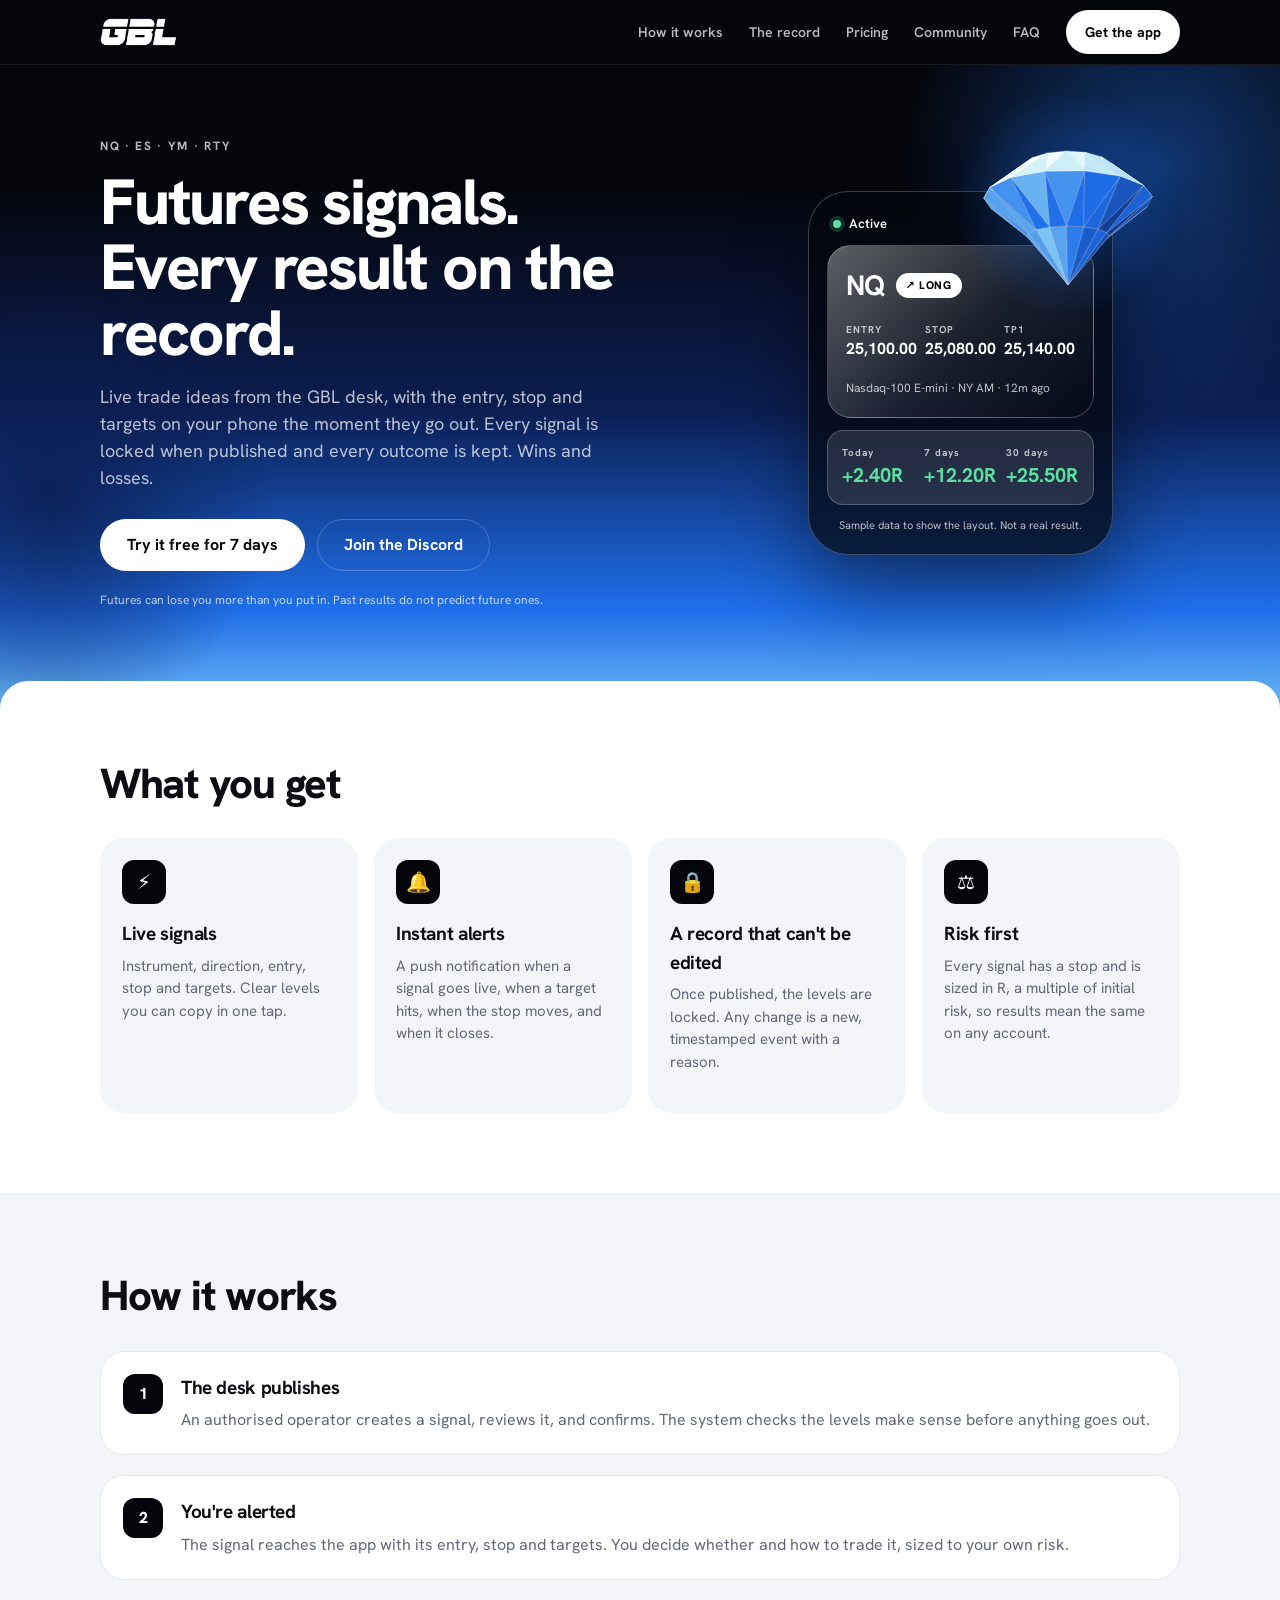
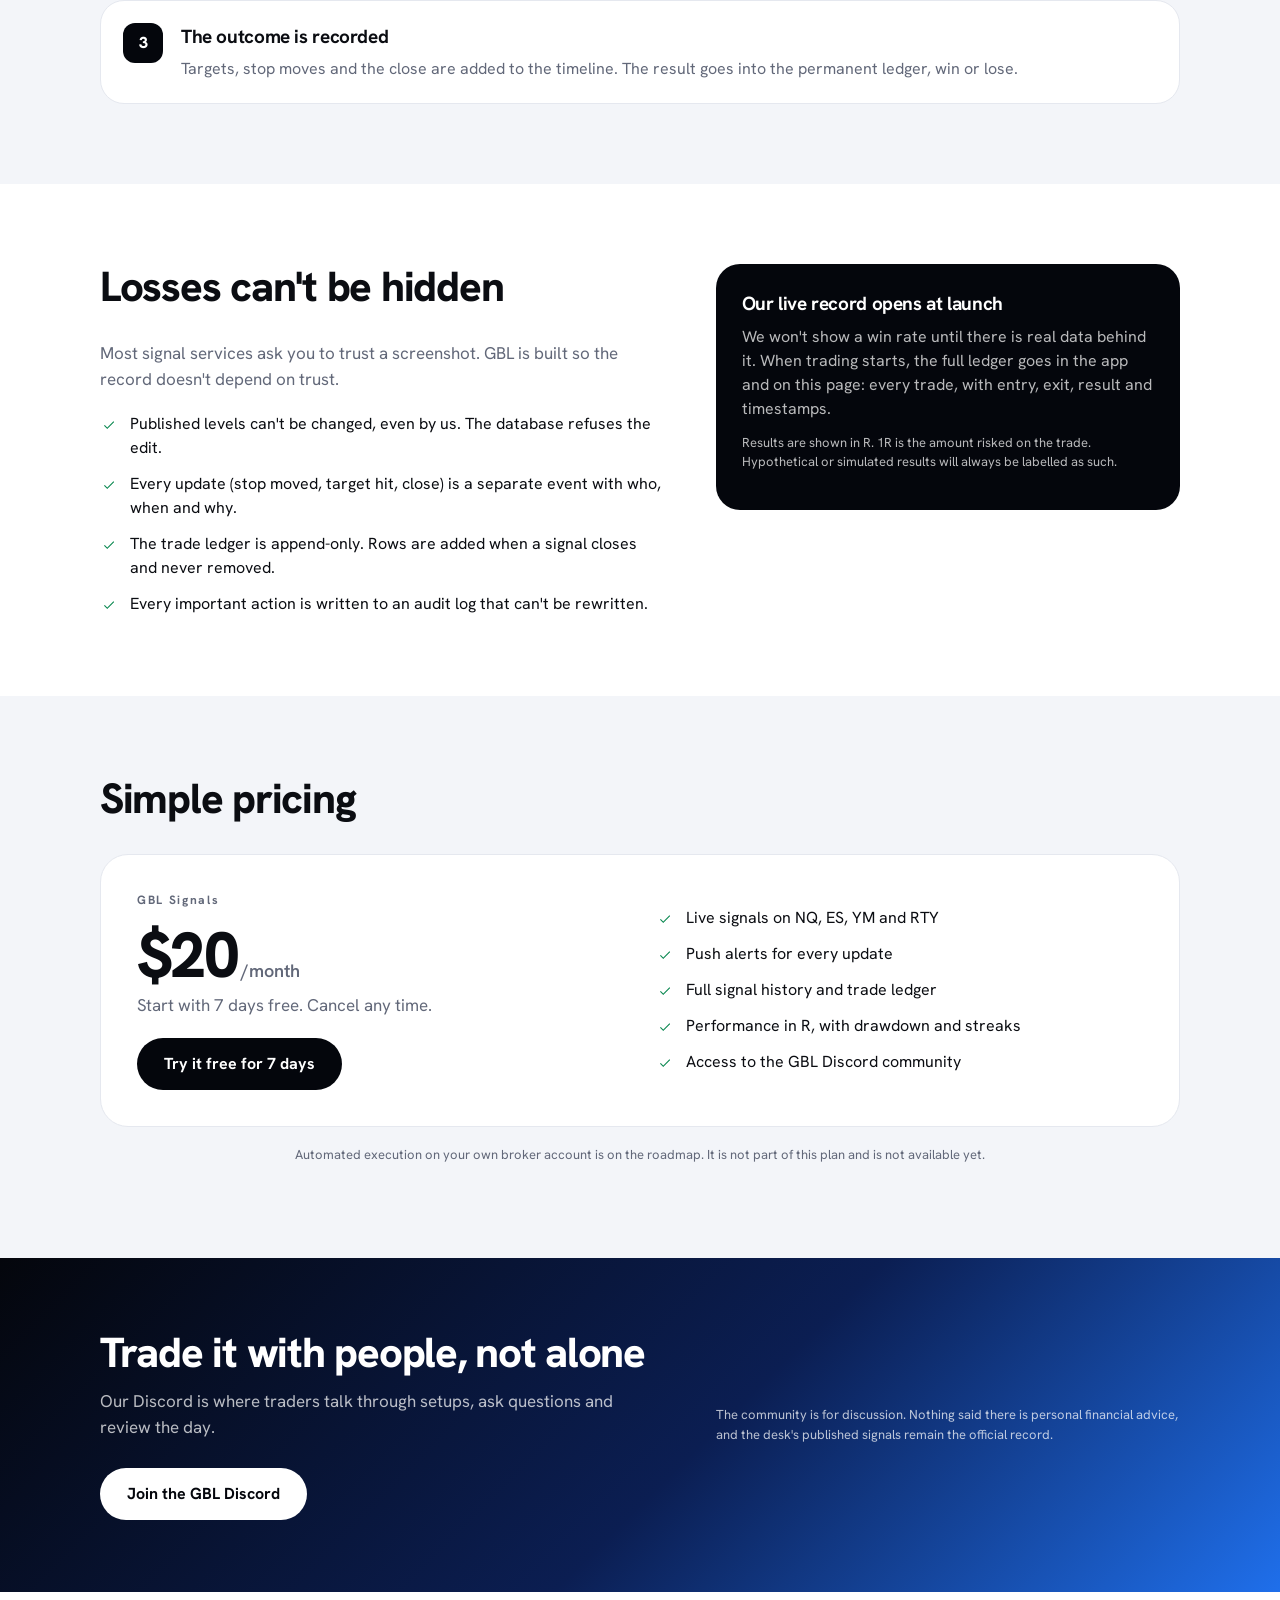
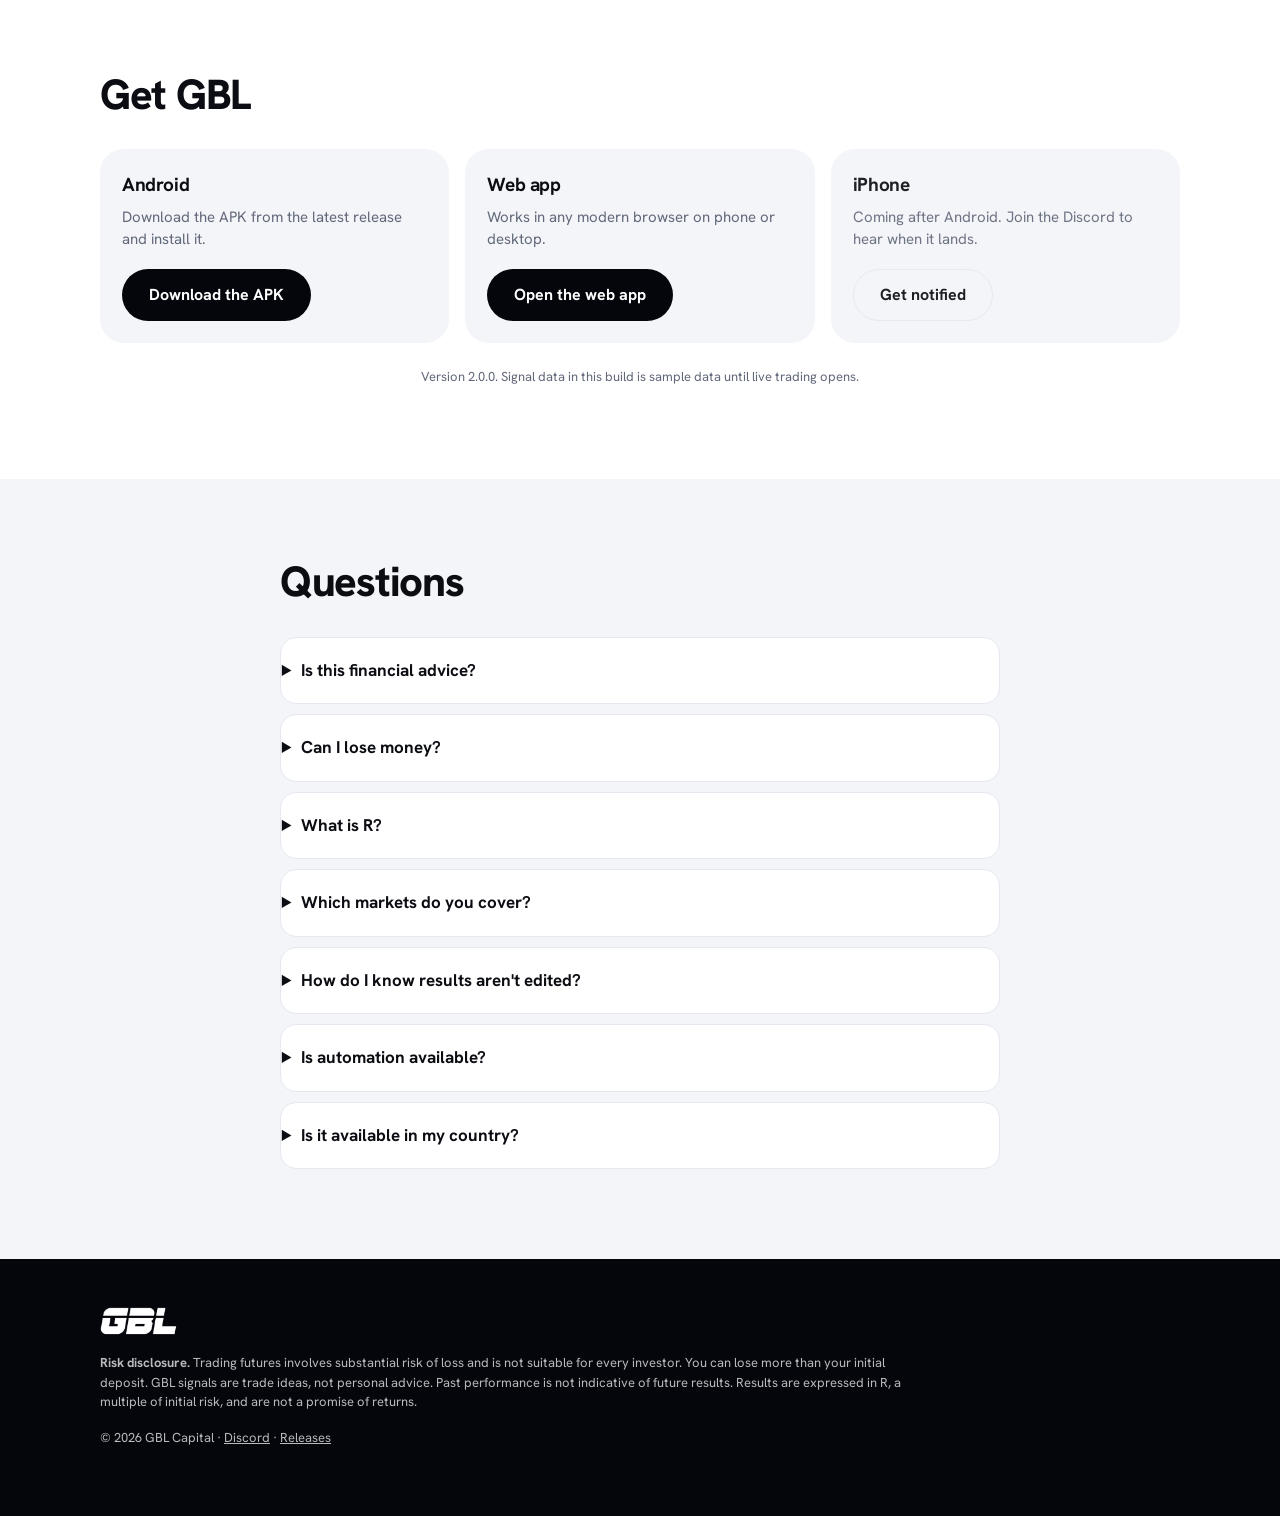
<file: index.html>
﻿<!doctype html>
<html lang="en">
<head>
  <meta charset="utf-8">
  <meta name="viewport" content="width=device-width, initial-scale=1">
  <title>GBL Capital: futures signals with every result on the record</title>
  <meta name="description" content="Live GBL futures signals for NQ, ES, YM and RTY with push alerts and a permanent record where losses can't be hidden. 7-day free trial, then $20/month.">
  <meta name="theme-color" content="#04060c">
  <meta property="og:title" content="GBL Capital: futures signals with every result on the record">
  <meta property="og:description" content="Live futures signals, push alerts, and a permanent record. Wins and losses.">
  <meta property="og:type" content="website">
  <meta property="og:image" content="assets/icon.png">
  <link rel="icon" type="image/png" href="assets/icon.png">
  <link rel="stylesheet" href="styles.css">
</head>
<body>
  <a class="skip" href="#main">Skip to content</a>

  <header class="nav" role="banner">
    <div class="wrap nav-in">
      <a class="brand" href="#top" aria-label="GBL Capital home"><img src="assets/gbl-logo.png" alt="GBL"></a>
      <nav aria-label="Main">
        <a href="#how">How it works</a>
        <a href="#record">The record</a>
        <a href="#pricing">Pricing</a>
        <a href="#community">Community</a>
        <a href="#faq">FAQ</a>
      </nav>
      <a class="btn btn-light btn-sm" href="#download">Get the app</a>
    </div>
  </header>

  <main id="main">
    <section class="hero" id="top">
      <div class="glow g1" aria-hidden="true"></div>
      <div class="glow g2" aria-hidden="true"></div>
      <div class="wrap hero-in">
        <div class="hero-copy">
          <p class="eyebrow">NQ &middot; ES &middot; YM &middot; RTY</p>
          <h1>Futures signals.<br>Every result on the record.</h1>
          <p class="lead">Live trade ideas from the GBL desk, with the entry, stop and targets on your phone the moment they go out. Every signal is locked when published and every outcome is kept. Wins and losses.</p>
          <div class="cta">
            <a class="btn btn-light" href="#download">Try it free for 7 days</a>
            <a class="btn btn-ghost" href="https://discord.gg/n9jqnd6Rq" rel="noopener">Join the Discord</a>
          </div>
          <p class="fine">Futures can lose you more than you put in. Past results do not predict future ones.</p>
        </div>

        <div class="hero-art">
        <canvas class="gem" aria-hidden="true"></canvas>
        <div class="phone" role="img" aria-label="Sample GBL signal card: NQ long, entry 25,100, stop 25,080, first target 25,140">
          <div class="phone-top"><span class="dot-live"></span> Active</div>
          <div class="card-glass">
            <div class="card-row"><strong class="sym">NQ</strong><span class="pill">&#8599; LONG</span></div>
            <div class="levels">
              <div><small>ENTRY</small><b>25,100.00</b></div>
              <div><small>STOP</small><b>25,080.00</b></div>
              <div><small>TP1</small><b>25,140.00</b></div>
            </div>
            <small class="muted">Nasdaq-100 E-mini &middot; NY AM &middot; 12m ago</small>
          </div>
          <div class="strip">
            <div><small>Today</small><b class="pos">+2.40R</b></div>
            <div><small>7 days</small><b class="pos">+12.20R</b></div>
            <div><small>30 days</small><b class="pos">+25.50R</b></div>
          </div>
          <p class="sample">Sample data to show the layout. Not a real result.</p>
        </div>
        </div>
      </div>
    </section>

    <section class="sheet" id="what">
      <div class="wrap">
        <h2>What you get</h2>
        <div class="grid4">
          <article class="tile">
            <div class="ico" aria-hidden="true">&#9889;</div>
            <h3>Live signals</h3>
            <p>Instrument, direction, entry, stop and targets. Clear levels you can copy in one tap.</p>
          </article>
          <article class="tile">
            <div class="ico" aria-hidden="true">&#128276;</div>
            <h3>Instant alerts</h3>
            <p>A push notification when a signal goes live, when a target hits, when the stop moves, and when it closes.</p>
          </article>
          <article class="tile">
            <div class="ico" aria-hidden="true">&#128274;</div>
            <h3>A record that can't be edited</h3>
            <p>Once published, the levels are locked. Any change is a new, timestamped event with a reason.</p>
          </article>
          <article class="tile">
            <div class="ico" aria-hidden="true">&#9878;</div>
            <h3>Risk first</h3>
            <p>Every signal has a stop and is sized in R, a multiple of initial risk, so results mean the same on any account.</p>
          </article>
        </div>
      </div>
    </section>

    <section class="sheet alt" id="how">
      <div class="wrap">
        <h2>How it works</h2>
        <ol class="steps">
          <li><span>1</span><div><h3>The desk publishes</h3><p>An authorised operator creates a signal, reviews it, and confirms. The system checks the levels make sense before anything goes out.</p></div></li>
          <li><span>2</span><div><h3>You're alerted</h3><p>The signal reaches the app with its entry, stop and targets. You decide whether and how to trade it, sized to your own risk.</p></div></li>
          <li><span>3</span><div><h3>The outcome is recorded</h3><p>Targets, stop moves and the close are added to the timeline. The result goes into the permanent ledger, win or lose.</p></div></li>
        </ol>
      </div>
    </section>

    <section class="sheet" id="record">
      <div class="wrap two">
        <div>
          <h2>Losses can't be hidden</h2>
          <p class="body">Most signal services ask you to trust a screenshot. GBL is built so the record doesn't depend on trust.</p>
          <ul class="checks">
            <li>Published levels can't be changed, even by us. The database refuses the edit.</li>
            <li>Every update (stop moved, target hit, close) is a separate event with who, when and why.</li>
            <li>The trade ledger is append-only. Rows are added when a signal closes and never removed.</li>
            <li>Every important action is written to an audit log that can't be rewritten.</li>
          </ul>
        </div>
        <aside class="note">
          <h3>Our live record opens at launch</h3>
          <p>We won't show a win rate until there is real data behind it. When trading starts, the full ledger goes in the app and on this page: every trade, with entry, exit, result and timestamps.</p>
          <p class="small">Results are shown in R. 1R is the amount risked on the trade. Hypothetical or simulated results will always be labelled as such.</p>
        </aside>
      </div>
    </section>

    <section class="sheet alt" id="pricing">
      <div class="wrap">
        <h2>Simple pricing</h2>
        <div class="price">
          <div>
            <p class="eyebrow dark">GBL Signals</p>
            <p class="amount">$20<span>/month</span></p>
            <p class="body">Start with 7 days free. Cancel any time.</p>
            <a class="btn btn-dark" href="#download">Try it free for 7 days</a>
          </div>
          <ul class="checks">
            <li>Live signals on NQ, ES, YM and RTY</li>
            <li>Push alerts for every update</li>
            <li>Full signal history and trade ledger</li>
            <li>Performance in R, with drawdown and streaks</li>
            <li>Access to the GBL Discord community</li>
          </ul>
        </div>
        <p class="small center">Automated execution on your own broker account is on the roadmap. It is not part of this plan and is not available yet.</p>
      </div>
    </section>

    <section class="community" id="community">
      <div class="wrap two">
        <div>
          <h2>Trade it with people, not alone</h2>
          <p class="lead sm">Our Discord is where traders talk through setups, ask questions and review the day.</p>
          <a class="btn btn-light" href="https://discord.gg/n9jqnd6Rq" rel="noopener">Join the GBL Discord</a>
        </div>
        <p class="small onblue">The community is for discussion. Nothing said there is personal financial advice, and the desk's published signals remain the official record.</p>
      </div>
    </section>

    <section class="sheet" id="download">
      <div class="wrap">
        <h2>Get GBL</h2>
        <div class="grid3">
          <article class="tile">
            <h3>Android</h3>
            <p>Download the APK from the latest release and install it.</p>
            <a class="btn btn-dark" href="https://github.com/eddyndumia/gbl-capital-app/releases/latest">Download the APK</a>
          </article>
          <article class="tile">
            <h3>Web app</h3>
            <p>Works in any modern browser on phone or desktop.</p>
            <a class="btn btn-dark" href="app/">Open the web app</a>
          </article>
          <article class="tile muted-tile">
            <h3>iPhone</h3>
            <p>Coming after Android. Join the Discord to hear when it lands.</p>
            <a class="btn btn-outline" href="https://discord.gg/n9jqnd6Rq" rel="noopener">Get notified</a>
          </article>
        </div>
        <p class="small center">Version 2.0.0. Signal data in this build is sample data until live trading opens.</p>
      </div>
    </section>

    <section class="sheet alt" id="faq">
      <div class="wrap narrow">
        <h2>Questions</h2>
        <details><summary>Is this financial advice?</summary><p>No. Signals are trade ideas from the GBL desk. They are not personal advice, and you are responsible for your own decisions and position size.</p></details>
        <details><summary>Can I lose money?</summary><p>Yes. Futures are leveraged and losses can exceed what you put in. Every GBL signal has a stop, but stops can slip in fast markets. Only trade money you can afford to lose.</p></details>
        <details><summary>What is R?</summary><p>R is a unit of risk. If a trade risks 20 points and exits 40 points in profit, it made +2R. Using R means results are comparable whatever your account size.</p></details>
        <details><summary>Which markets do you cover?</summary><p>CME index futures: NQ (Nasdaq-100), ES (S&amp;P 500), YM (Dow) and RTY (Russell 2000).</p></details>
        <details><summary>How do I know results aren't edited?</summary><p>Published levels are locked at the database level, updates are separate timestamped events, and the ledger only ever grows. You can see the whole history in the app.</p></details>
        <details><summary>Is automation available?</summary><p>Not yet. It is planned, with paper trading first and strict risk limits. It is not included in the current plan.</p></details>
        <details><summary>Is it available in my country?</summary><p>Not everywhere yet. The app checks your country when you sign up. For now it is not open to people in the United States.</p></details>
      </div>
    </section>
  </main>

  <footer class="foot">
    <div class="wrap">
      <span class="logo-crop"><img src="assets/gbl-logo.png" alt="GBL"></span>
      <p class="risk"><strong>Risk disclosure.</strong> Trading futures involves substantial risk of loss and is not suitable for every investor. You can lose more than your initial deposit. GBL signals are trade ideas, not personal advice. Past performance is not indicative of future results. Results are expressed in R, a multiple of initial risk, and are not a promise of returns.</p>
      <p class="small">&copy; 2026 GBL Capital &middot; <a href="https://discord.gg/n9jqnd6Rq" rel="noopener">Discord</a> &middot; <a href="https://github.com/eddyndumia/gbl-capital-app/releases">Releases</a></p>
    </div>
  </footer>
  <script src="assets/gem.js" defer></script>
</body>
</html>
</file>
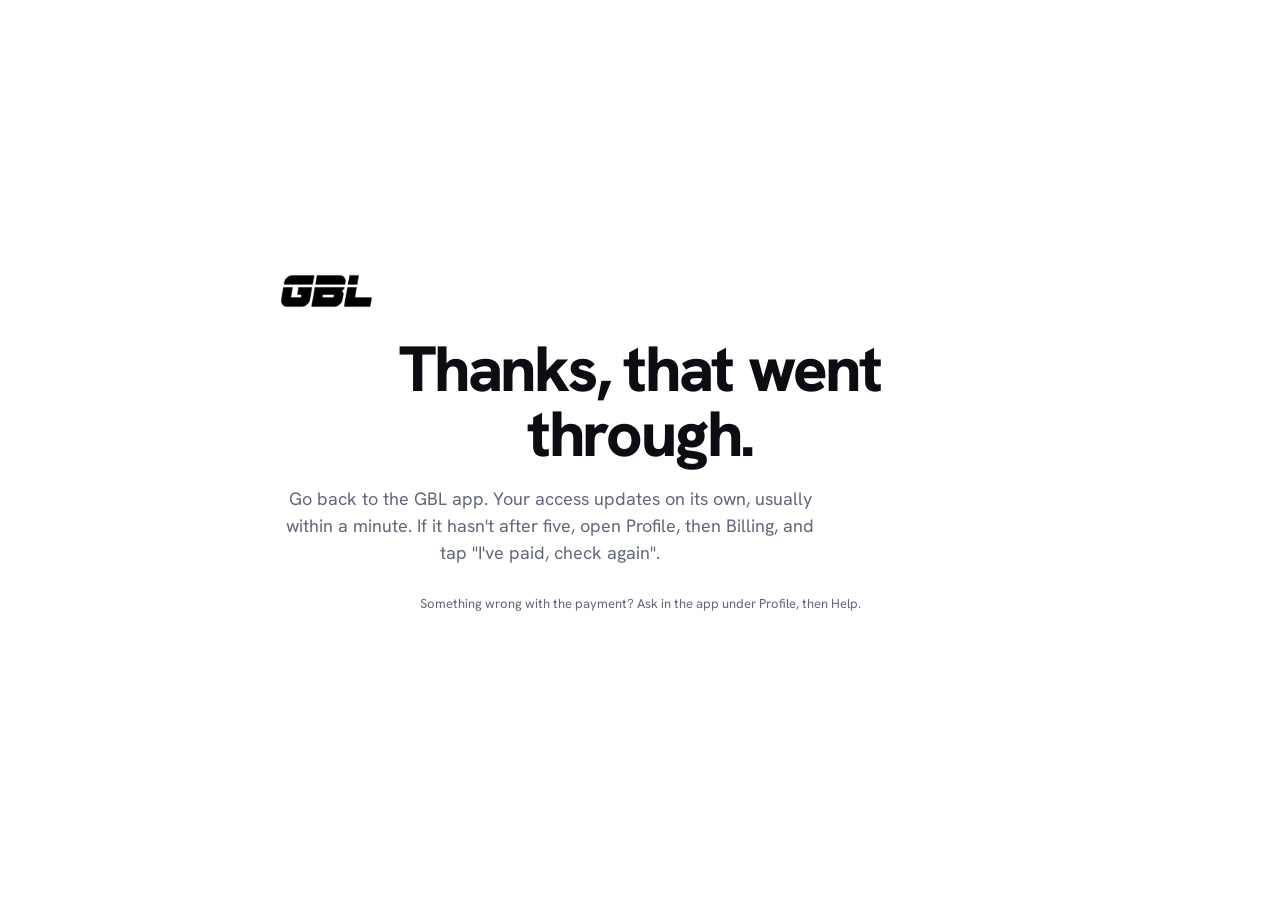
<file: paid.html>
<!doctype html>
<html lang="en">
<head>
  <meta charset="utf-8">
  <meta name="viewport" content="width=device-width, initial-scale=1">
  <title>Payment received - GBL Capital</title>
  <link rel="stylesheet" href="styles.css">
  <link rel="icon" type="image/png" href="assets/icon.png">
</head>
<body>
  <main class="sheet" style="min-height:100vh;display:grid;place-items:center">
    <div class="wrap narrow center">
      <img src="assets/gbl-logo.png" alt="GBL" style="height:34px;filter:invert(1)">
      <h1 style="margin-top:28px">Thanks, that went through.</h1>
      <p class="lead" style="color:#626879">Go back to the GBL app. Your access updates on its own, usually within a minute. If it hasn't after five, open Profile, then Billing, and tap "I've paid, check again".</p>
      <p class="small">Something wrong with the payment? Ask in the app under Profile, then Help.</p>
    </div>
  </main>
</body>
</html>
</file>
<file: styles.css>
@font-face { font-family: "Hanken Grotesk"; src: url("assets/fonts/HankenGrotesk.ttf") format("truetype"); font-weight: 400 800; font-display: swap; }
/* GBL launch site. Tokens mirror the app (lib/core/design/tokens.dart). */
:root {
  --ink: #04060c;
  --navy: #0b1e52;
  --blue: #1f6feb;
  --sky: #7cc4f2;
  --ice: #d6f3f8;
  --sheet: #ffffff;
  --surface: #f3f5f9;
  --line: #e5e8ef;
  --text: #0b0d12;
  --text-2: #626879;
  --on-dark: #ffffff;
  --on-dark-2: rgba(255, 255, 255, 0.72);
  --glass: rgba(255, 255, 255, 0.12);
  --glass-line: rgba(255, 255, 255, 0.22);
  --pos: #0e8a53;
  --pos-dark: #5ce0a0;
  --r-sm: 12px;
  --r-md: 16px;
  --r-lg: 24px;
  --r-sheet: 28px;
}

* { box-sizing: border-box; }
html { scroll-behavior: smooth; }
@media (prefers-reduced-motion: reduce) { html { scroll-behavior: auto; } * { animation: none !important; transition: none !important; } }

body {
  margin: 0;
  font-family: "Hanken Grotesk", system-ui, -apple-system, "Segoe UI", Roboto, sans-serif;
  color: var(--text);
  background: var(--ink);
  line-height: 1.5;
  -webkit-font-smoothing: antialiased;
  font-feature-settings: "tnum";
}
a { color: inherit; }
img { max-width: 100%; display: block; }
:focus-visible { outline: 3px solid var(--sky); outline-offset: 3px; border-radius: 6px; }

.wrap { width: 100%; max-width: 1120px; margin: 0 auto; padding: 0 20px; }
.narrow { max-width: 760px; }
.center { text-align: center; }

.skip { position: absolute; left: -999px; top: 8px; background: #fff; color: var(--ink); padding: 10px 14px; border-radius: 8px; z-index: 100; }
.skip:focus { left: 8px; }

/* ---------- nav */
.nav { position: sticky; top: 0; z-index: 50; background: rgba(4, 6, 12, 0.94); backdrop-filter: blur(14px); border-bottom: 1px solid rgba(255, 255, 255, 0.08); }
.nav-in { display: flex; align-items: center; gap: 24px; height: 64px; }
.brand, .logo-crop { display: block; height: 28px; }
.brand img, .logo-crop img { display: block; height: 28px; width: auto; }
.nav nav { display: flex; gap: 22px; margin-left: auto; }
.nav nav a { text-decoration: none; color: var(--on-dark-2); font-weight: 600; font-size: 14px; padding: 12px 2px; }
.nav nav a:hover { color: var(--on-dark); }
@media (max-width: 820px) { .nav nav { display: none; } .nav .btn { margin-left: auto; } }

/* ---------- buttons */
.btn { display: inline-flex; align-items: center; justify-content: center; min-height: 52px; padding: 0 26px; border-radius: 999px; font-weight: 700; font-size: 16px; text-decoration: none; border: 1px solid transparent; transition: transform .15s ease, background .15s ease; cursor: pointer; }
.btn:hover { transform: translateY(-1px); }
.btn-sm { min-height: 44px; padding: 0 18px; font-size: 14px; }
.btn-light { background: #fff; color: var(--ink); }
.btn-dark { background: var(--ink); color: #fff; }
.btn-ghost { background: transparent; color: #fff; border-color: var(--glass-line); }
.btn-ghost:hover { background: var(--glass); }
.btn-outline { background: transparent; color: var(--text); border-color: var(--line); }

/* ---------- hero */
.hero { position: relative; overflow: hidden; background: linear-gradient(180deg, var(--ink) 0%, var(--ink) 18%, var(--navy) 52%, var(--blue) 82%, var(--sky) 100%); padding: 72px 0 120px; color: var(--on-dark); }
.glow { position: absolute; border-radius: 50%; pointer-events: none; }
.g1 { width: 520px; height: 520px; right: -140px; top: -160px; background: radial-gradient(circle, rgba(31, 111, 235, 0.45), transparent 70%); }
.g2 { width: 460px; height: 460px; left: -180px; top: 200px; background: radial-gradient(circle, rgba(11, 30, 82, 0.9), transparent 70%); }
.hero-in { position: relative; display: grid; grid-template-columns: 1.15fr 0.85fr; gap: 48px; align-items: center; }
@media (max-width: 900px) { .hero-in { grid-template-columns: 1fr; } .hero { padding: 48px 0 96px; } }
.eyebrow { margin: 0 0 14px; font-size: 12px; font-weight: 700; letter-spacing: 0.14em; color: var(--on-dark-2); }
.eyebrow.dark { color: var(--text-2); }
h1 { margin: 0 0 18px; font-size: clamp(38px, 6vw, 64px); line-height: 1.02; letter-spacing: -0.035em; font-weight: 800; }
.lead { margin: 0 0 28px; font-size: 18px; max-width: 540px; color: var(--on-dark-2); }
.lead.sm { font-size: 17px; }
.cta { display: flex; gap: 12px; flex-wrap: wrap; margin-bottom: 20px; }
.fine { max-width: 520px; margin: 0; font-size: 12px; color: var(--on-dark-2); }

/* ---------- phone mock */
.phone { justify-self: center; width: min(340px, 100%); padding: 18px; border-radius: 40px; background: rgba(4, 6, 12, 0.72); border: 1px solid var(--glass-line); box-shadow: 0 40px 80px rgba(0, 0, 0, 0.45); }
.phone-top { display: flex; align-items: center; gap: 8px; font-size: 13px; font-weight: 600; margin: 4px 6px 12px; }
.dot-live { width: 8px; height: 8px; border-radius: 50%; background: var(--pos-dark); box-shadow: 0 0 0 4px rgba(92, 224, 160, 0.18); }
.card-glass { padding: 18px; border-radius: var(--r-lg); border: 1px solid var(--glass-line); background: linear-gradient(135deg, rgba(255, 255, 255, 0.36), rgba(255, 255, 255, 0.08) 55%, rgba(0, 0, 0, 0.2)); }
.card-row { display: flex; align-items: center; gap: 10px; margin-bottom: 16px; }
.sym { font-size: 28px; letter-spacing: -0.03em; }
.pill { background: #fff; color: var(--ink); font-size: 11px; font-weight: 800; letter-spacing: 0.06em; padding: 4px 10px; border-radius: 999px; }
.levels { display: grid; grid-template-columns: repeat(3, 1fr); gap: 8px; margin-bottom: 14px; }
.levels small, .strip small { display: block; font-size: 10px; font-weight: 700; letter-spacing: 0.1em; color: var(--on-dark-2); }
.levels b { font-size: 16px; }
.muted { color: var(--on-dark-2); font-size: 12px; }
.strip { display: grid; grid-template-columns: repeat(3, 1fr); gap: 8px; margin-top: 12px; padding: 14px; border-radius: var(--r-md); background: var(--glass); border: 1px solid var(--glass-line); }
.strip b { font-size: 20px; }
.pos { color: var(--pos-dark); }
.sample { margin: 12px 4px 2px; font-size: 11px; color: var(--on-dark-2); text-align: center; }

/* ---------- sheets */
.sheet { background: var(--sheet); padding: 80px 0; }
.sheet.alt { background: var(--surface); }
.hero + .sheet { margin-top: -48px; position: relative; border-radius: var(--r-sheet) var(--r-sheet) 0 0; }
h2 { margin: 0 0 32px; font-size: clamp(28px, 4vw, 42px); line-height: 1.08; letter-spacing: -0.03em; font-weight: 800; }
h3 { margin: 0 0 6px; font-size: 19px; letter-spacing: -0.02em; }
.body { color: var(--text-2); font-size: 17px; margin: 0 0 20px; }
.small { font-size: 13px; color: var(--text-2); }
.grid4 { display: grid; grid-template-columns: repeat(4, 1fr); gap: 16px; }
.grid3 { display: grid; grid-template-columns: repeat(3, 1fr); gap: 16px; margin-bottom: 24px; }
@media (max-width: 960px) { .grid4 { grid-template-columns: repeat(2, 1fr); } .grid3 { grid-template-columns: 1fr; } }
@media (max-width: 560px) { .grid4 { grid-template-columns: 1fr; } .sheet { padding: 56px 0; } }
.tile { padding: 22px; background: var(--surface); border-radius: var(--r-lg); display: flex; flex-direction: column; align-items: flex-start; }
.alt .tile, .sheet.alt .tile { background: #fff; border: 1px solid var(--line); }
.tile p { margin: 0 0 18px; color: var(--text-2); font-size: 15px; flex: 1; }
.ico { width: 44px; height: 44px; display: grid; place-items: center; border-radius: var(--r-sm); background: var(--ink); color: #fff; font-size: 20px; margin-bottom: 16px; }
.muted-tile { opacity: 0.92; }

.steps { list-style: none; margin: 0; padding: 0; display: grid; gap: 20px; }
.steps li { display: flex; gap: 18px; align-items: flex-start; background: #fff; border: 1px solid var(--line); border-radius: var(--r-lg); padding: 22px; }
.steps li > span { flex: none; width: 40px; height: 40px; display: grid; place-items: center; border-radius: 12px; background: var(--ink); color: #fff; font-weight: 800; }
.steps p { margin: 0; color: var(--text-2); }

.two { display: grid; grid-template-columns: 1.1fr 0.9fr; gap: 48px; align-items: start; }
@media (max-width: 900px) { .two { grid-template-columns: 1fr; gap: 28px; } }
.checks { list-style: none; margin: 0; padding: 0; display: grid; gap: 12px; }
.checks li { position: relative; padding-left: 30px; font-size: 16px; }
.checks li::before { content: ""; position: absolute; left: 0; top: 4px; width: 18px; height: 18px; border-radius: 50%; background: var(--pos); mask: url("data:image/svg+xml;utf8,<svg xmlns='http://www.w3.org/2000/svg' viewBox='0 0 24 24'><path d='M9 16.2 4.8 12l-1.4 1.4L9 19 21 7l-1.4-1.4z'/></svg>") center / 14px no-repeat; -webkit-mask: url("data:image/svg+xml;utf8,<svg xmlns='http://www.w3.org/2000/svg' viewBox='0 0 24 24'><path d='M9 16.2 4.8 12l-1.4 1.4L9 19 21 7l-1.4-1.4z'/></svg>") center / 14px no-repeat; }
.note { background: var(--ink); color: #fff; border-radius: var(--r-lg); padding: 26px; }
.note p { color: var(--on-dark-2); margin: 0 0 12px; }
.note .small { color: var(--on-dark-2); }

.price { display: grid; grid-template-columns: 1fr 1fr; gap: 32px; align-items: center; background: #fff; border: 1px solid var(--line); border-radius: var(--r-sheet); padding: 36px; margin-bottom: 18px; }
@media (max-width: 800px) { .price { grid-template-columns: 1fr; padding: 24px; } }
.amount { margin: 0 0 6px; font-size: 64px; font-weight: 800; letter-spacing: -0.04em; line-height: 1; }
.amount span { font-size: 18px; font-weight: 600; color: var(--text-2); letter-spacing: 0; margin-left: 4px; }

.community { background: linear-gradient(135deg, var(--ink), var(--navy) 55%, var(--blue)); color: #fff; padding: 72px 0; }
.community h2 { margin-bottom: 14px; }
.onblue { color: var(--on-dark-2); align-self: center; margin: 0; }

details { background: #fff; border: 1px solid var(--line); border-radius: var(--r-md); padding: 4px 20px; margin-bottom: 10px; }
summary { cursor: pointer; padding: 16px 0; font-weight: 700; font-size: 17px; list-style-position: outside; min-height: 48px; }
details p { margin: 0 0 16px; color: var(--text-2); }

.foot { background: var(--ink); color: var(--on-dark-2); padding: 48px 0 56px; }
.logo-crop { margin-bottom: 18px; }
.risk { max-width: 820px; font-size: 13px; margin: 0 0 16px; }
.foot .small { color: var(--on-dark-2); }
.foot a { text-decoration-thickness: 1px; }

/* the 3D diamond floats over the corner of the phone */
.hero-art { position: relative; justify-self: center; }
.gem { position: absolute; right: -70px; top: -96px; width: 230px; height: 230px; pointer-events: none; z-index: 2; }
@media (max-width: 900px) { .hero-art { margin-top: 70px; } .gem { right: -10px; top: -110px; width: 200px; height: 200px; } }
</file>
